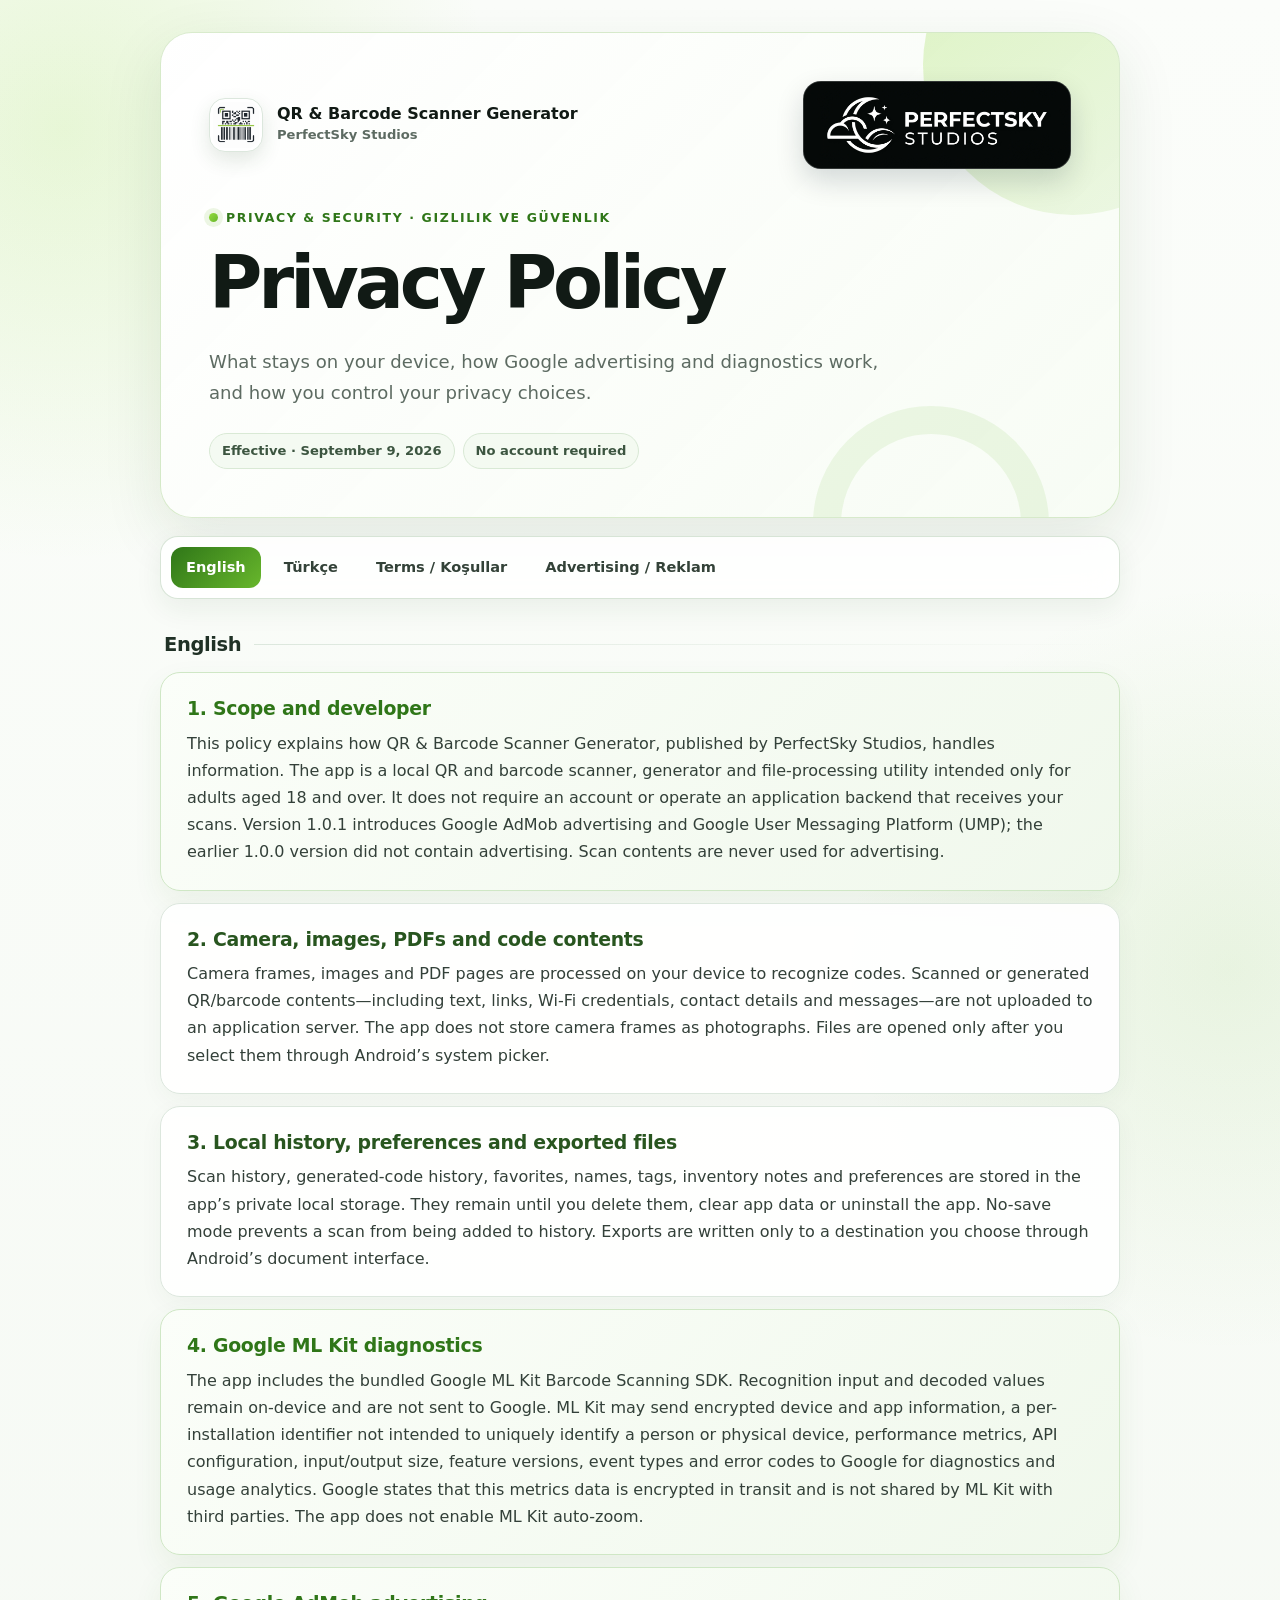
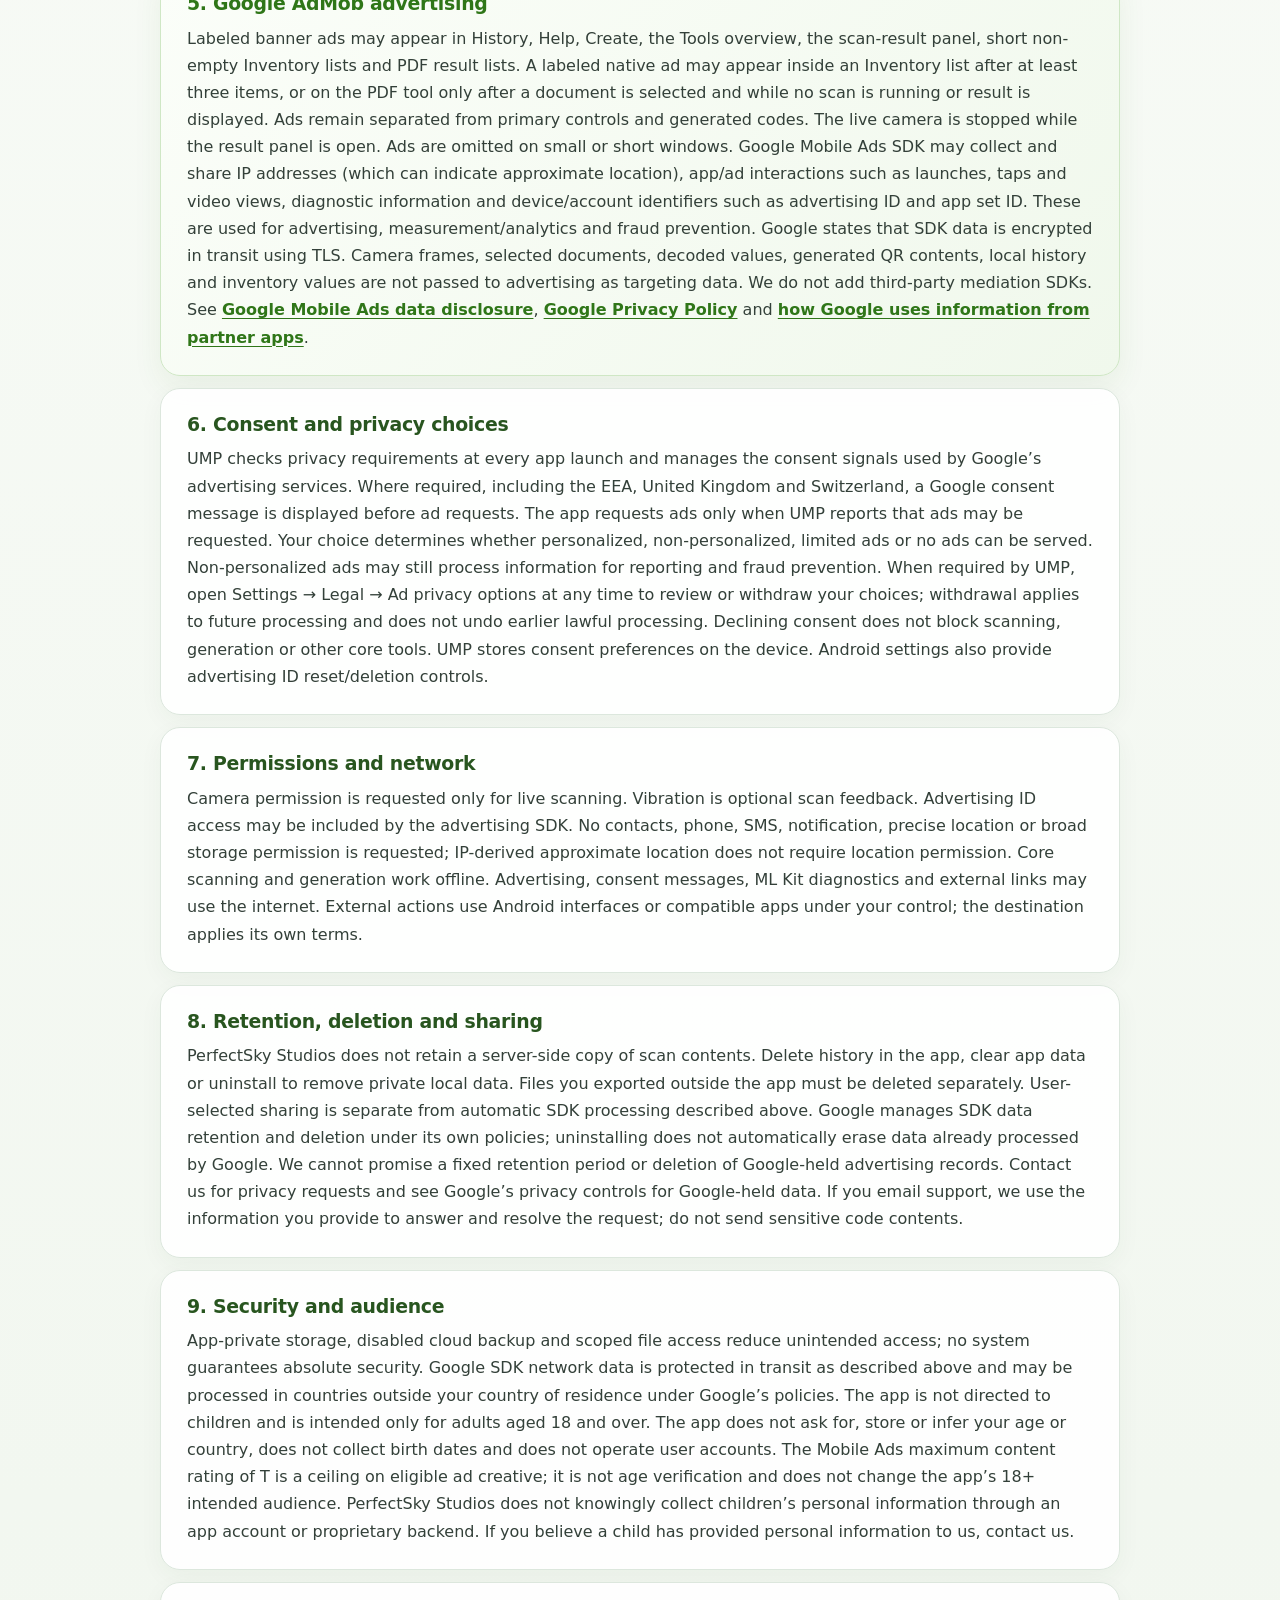
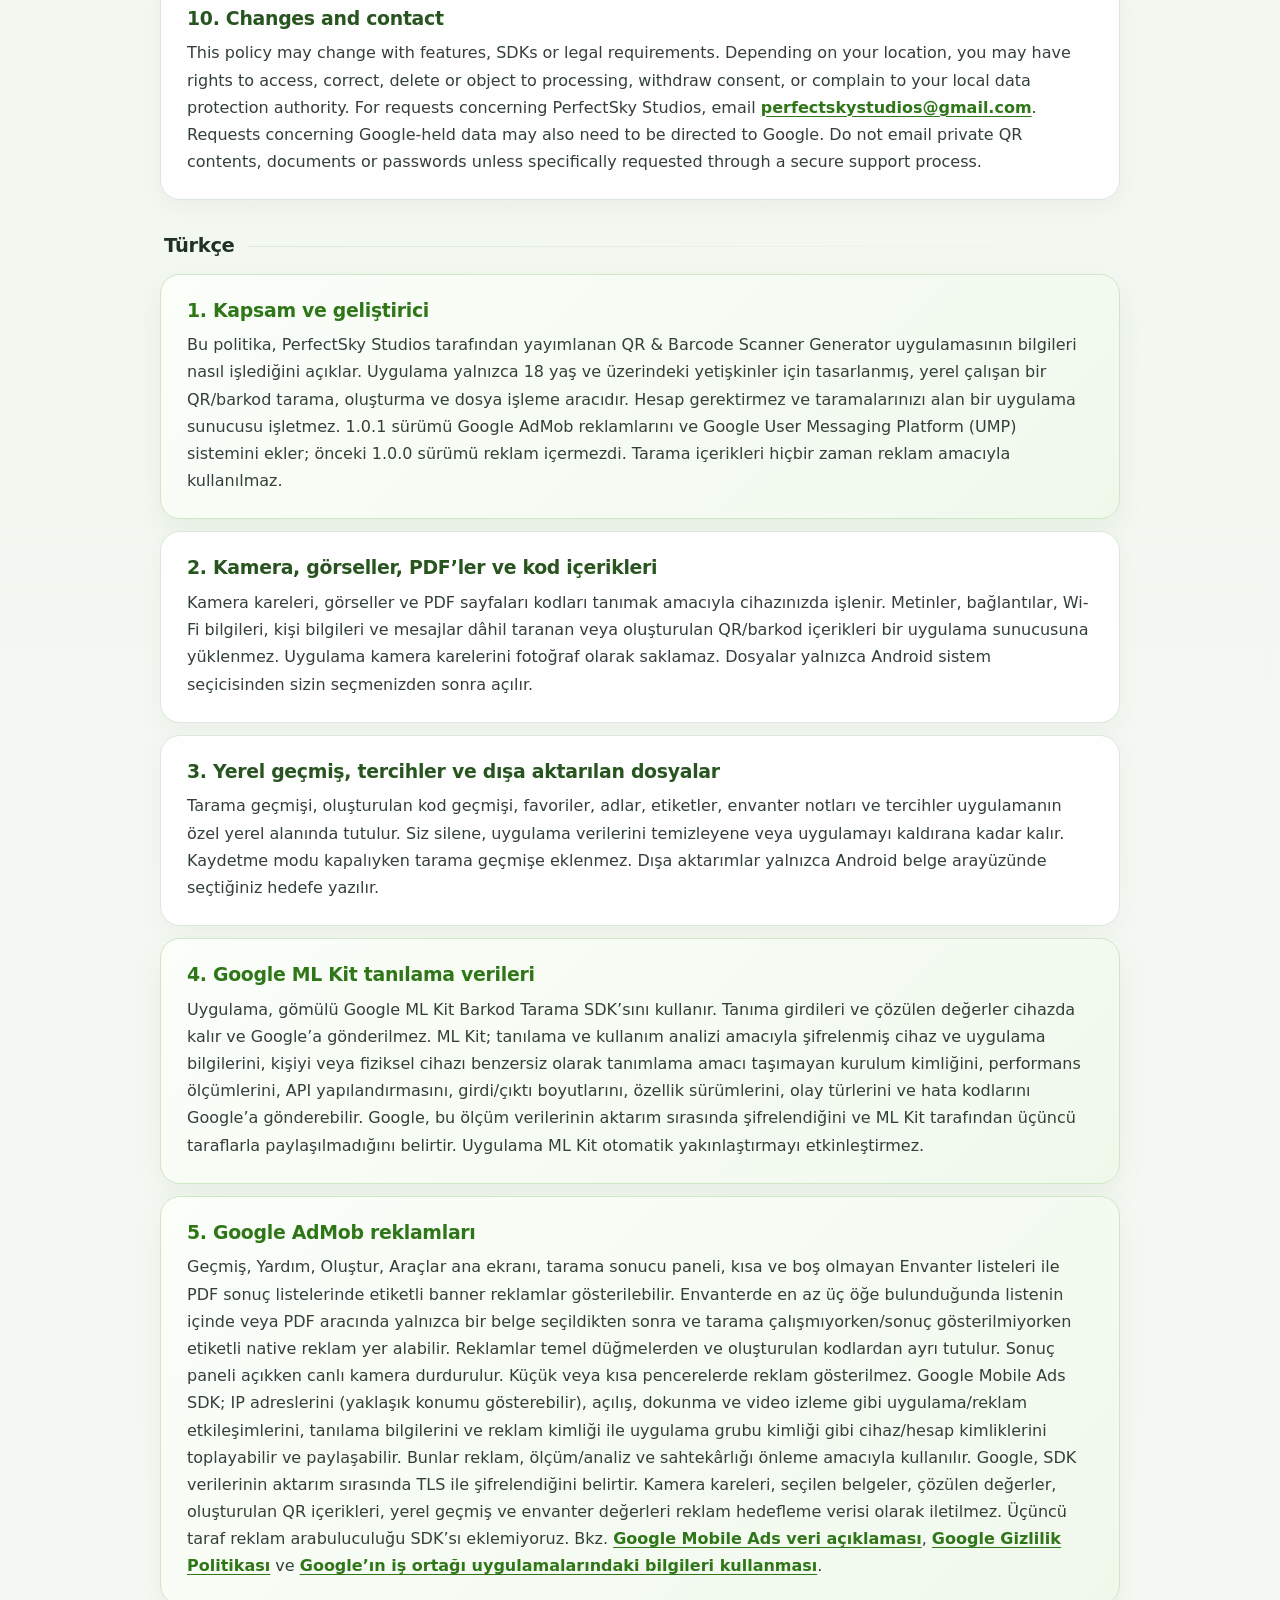
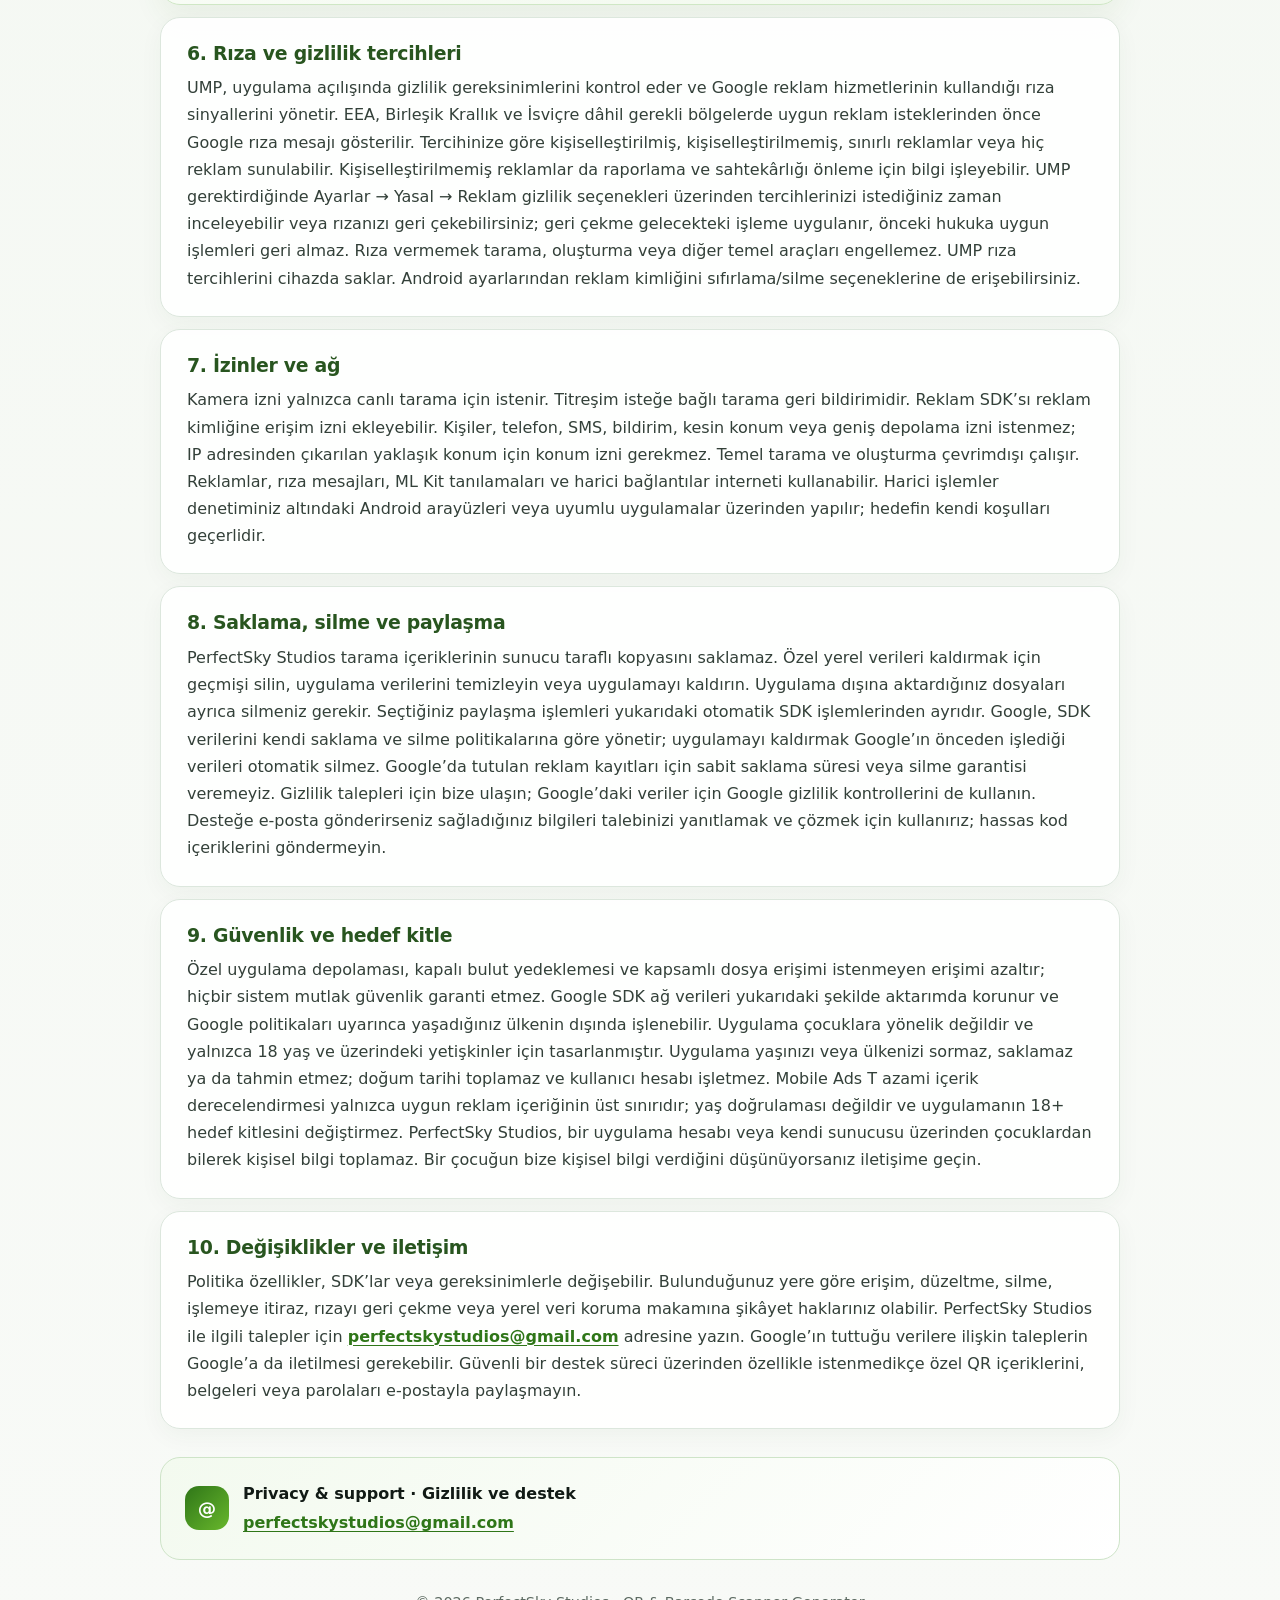
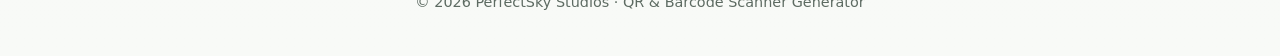
<file: index.html>
<!doctype html>
<html lang="en">
<head>
  <meta charset="utf-8">
  <meta name="viewport" content="width=device-width, initial-scale=1">
  <meta name="description" content="Privacy Policy for QR & Barcode Scanner Generator">
  <title>Privacy Policy · QR & Barcode Scanner Generator</title>
  <link rel="stylesheet" href="styles.css?v=20260914-studio-mark">
</head>
<body>
<main>
  <header class="hero">
    <div class="hero-brands">
      <div class="brand">
        <img src="app_logo.png" alt="QR &amp; Barcode Scanner Generator logo">
        <div><div class="brand-name">QR &amp; Barcode Scanner Generator</div><div class="brand-studio">PerfectSky Studios</div></div>
      </div>
      <div class="studio-mark"><img src="studio_logo.jpg" alt="PerfectSky Studios" width="1024" height="1024" decoding="async"></div>
    </div>
    <p class="eyebrow">Privacy &amp; Security · Gizlilik ve Güvenlik</p>
    <h1>Privacy Policy</h1>
    <p class="lead">What stays on your device, how Google advertising and diagnostics work, and how you control your privacy choices.</p>
    <div class="meta-row">
      <span class="meta-pill">Effective · September 9, 2026</span>
      <span class="meta-pill">No account required</span>
    </div>
  </header>

  <nav class="page-nav" aria-label="Page navigation">
    <a class="primary-link" href="#english">English</a>
    <a href="#turkce">Türkçe</a>
    <a href="terms-of-service.html">Terms / Koşullar</a>
    <a href="advertising-policy.html">Advertising / Reklam</a>
  </nav>

  <div id="english" class="language-block" lang="en">
    <h2 class="language-title">English</h2>
    <section class="notice"><h2>1. Scope and developer</h2><p>This policy explains how QR &amp; Barcode Scanner Generator, published by PerfectSky Studios, handles information. The app is a local QR and barcode scanner, generator and file-processing utility intended only for adults aged 18 and over. It does not require an account or operate an application backend that receives your scans. Version 1.0.1 introduces Google AdMob advertising and Google User Messaging Platform (UMP); the earlier 1.0.0 version did not contain advertising. Scan contents are never used for advertising.</p></section>
    <section><h2>2. Camera, images, PDFs and code contents</h2><p>Camera frames, images and PDF pages are processed on your device to recognize codes. Scanned or generated QR/barcode contents—including text, links, Wi-Fi credentials, contact details and messages—are not uploaded to an application server. The app does not store camera frames as photographs. Files are opened only after you select them through Android’s system picker.</p></section>
    <section><h2>3. Local history, preferences and exported files</h2><p>Scan history, generated-code history, favorites, names, tags, inventory notes and preferences are stored in the app’s private local storage. They remain until you delete them, clear app data or uninstall the app. No-save mode prevents a scan from being added to history. Exports are written only to a destination you choose through Android’s document interface.</p></section>
    <section class="notice"><h2>4. Google ML Kit diagnostics</h2><p>The app includes the bundled Google ML Kit Barcode Scanning SDK. Recognition input and decoded values remain on-device and are not sent to Google. ML Kit may send encrypted device and app information, a per-installation identifier not intended to uniquely identify a person or physical device, performance metrics, API configuration, input/output size, feature versions, event types and error codes to Google for diagnostics and usage analytics. Google states that this metrics data is encrypted in transit and is not shared by ML Kit with third parties. The app does not enable ML Kit auto-zoom.</p></section>
    <section class="notice"><h2>5. Google AdMob advertising</h2><p>Labeled banner ads may appear in History, Help, Create, the Tools overview, the scan-result panel, short non-empty Inventory lists and PDF result lists. A labeled native ad may appear inside an Inventory list after at least three items, or on the PDF tool only after a document is selected and while no scan is running or result is displayed. Ads remain separated from primary controls and generated codes. The live camera is stopped while the result panel is open. Ads are omitted on small or short windows. Google Mobile Ads SDK may collect and share IP addresses (which can indicate approximate location), app/ad interactions such as launches, taps and video views, diagnostic information and device/account identifiers such as advertising ID and app set ID. These are used for advertising, measurement/analytics and fraud prevention. Google states that SDK data is encrypted in transit using TLS. Camera frames, selected documents, decoded values, generated QR contents, local history and inventory values are not passed to advertising as targeting data. We do not add third-party mediation SDKs. See <a href="https://developers.google.com/admob/android/privacy/play-data-disclosure">Google Mobile Ads data disclosure</a>, <a href="https://policies.google.com/privacy">Google Privacy Policy</a> and <a href="https://policies.google.com/technologies/partner-sites">how Google uses information from partner apps</a>.</p></section>
    <section><h2>6. Consent and privacy choices</h2><p>UMP checks privacy requirements at every app launch and manages the consent signals used by Google’s advertising services. Where required, including the EEA, United Kingdom and Switzerland, a Google consent message is displayed before ad requests. The app requests ads only when UMP reports that ads may be requested. Your choice determines whether personalized, non-personalized, limited ads or no ads can be served. Non-personalized ads may still process information for reporting and fraud prevention. When required by UMP, open Settings → Legal → Ad privacy options at any time to review or withdraw your choices; withdrawal applies to future processing and does not undo earlier lawful processing. Declining consent does not block scanning, generation or other core tools. UMP stores consent preferences on the device. Android settings also provide advertising ID reset/deletion controls.</p></section>
    <section><h2>7. Permissions and network</h2><p>Camera permission is requested only for live scanning. Vibration is optional scan feedback. Advertising ID access may be included by the advertising SDK. No contacts, phone, SMS, notification, precise location or broad storage permission is requested; IP-derived approximate location does not require location permission. Core scanning and generation work offline. Advertising, consent messages, ML Kit diagnostics and external links may use the internet. External actions use Android interfaces or compatible apps under your control; the destination applies its own terms.</p></section>
    <section><h2>8. Retention, deletion and sharing</h2><p>PerfectSky Studios does not retain a server-side copy of scan contents. Delete history in the app, clear app data or uninstall to remove private local data. Files you exported outside the app must be deleted separately. User-selected sharing is separate from automatic SDK processing described above. Google manages SDK data retention and deletion under its own policies; uninstalling does not automatically erase data already processed by Google. We cannot promise a fixed retention period or deletion of Google-held advertising records. Contact us for privacy requests and see Google’s privacy controls for Google-held data. If you email support, we use the information you provide to answer and resolve the request; do not send sensitive code contents.</p></section>
    <section><h2>9. Security and audience</h2><p>App-private storage, disabled cloud backup and scoped file access reduce unintended access; no system guarantees absolute security. Google SDK network data is protected in transit as described above and may be processed in countries outside your country of residence under Google’s policies. The app is not directed to children and is intended only for adults aged 18 and over. The app does not ask for, store or infer your age or country, does not collect birth dates and does not operate user accounts. The Mobile Ads maximum content rating of T is a ceiling on eligible ad creative; it is not age verification and does not change the app’s 18+ intended audience. PerfectSky Studios does not knowingly collect children’s personal information through an app account or proprietary backend. If you believe a child has provided personal information to us, contact us.</p></section>
    <section><h2>10. Changes and contact</h2><p>This policy may change with features, SDKs or legal requirements. Depending on your location, you may have rights to access, correct, delete or object to processing, withdraw consent, or complain to your local data protection authority. For requests concerning PerfectSky Studios, email <a href="mailto:perfectskystudios@gmail.com">perfectskystudios@gmail.com</a>. Requests concerning Google-held data may also need to be directed to Google. Do not email private QR contents, documents or passwords unless specifically requested through a secure support process.</p></section>
  </div>

  <div id="turkce" class="language-block" lang="tr">
    <h2 class="language-title">Türkçe</h2>
    <section class="notice"><h2>1. Kapsam ve geliştirici</h2><p>Bu politika, PerfectSky Studios tarafından yayımlanan QR &amp; Barcode Scanner Generator uygulamasının bilgileri nasıl işlediğini açıklar. Uygulama yalnızca 18 yaş ve üzerindeki yetişkinler için tasarlanmış, yerel çalışan bir QR/barkod tarama, oluşturma ve dosya işleme aracıdır. Hesap gerektirmez ve taramalarınızı alan bir uygulama sunucusu işletmez. 1.0.1 sürümü Google AdMob reklamlarını ve Google User Messaging Platform (UMP) sistemini ekler; önceki 1.0.0 sürümü reklam içermezdi. Tarama içerikleri hiçbir zaman reklam amacıyla kullanılmaz.</p></section>
    <section><h2>2. Kamera, görseller, PDF’ler ve kod içerikleri</h2><p>Kamera kareleri, görseller ve PDF sayfaları kodları tanımak amacıyla cihazınızda işlenir. Metinler, bağlantılar, Wi-Fi bilgileri, kişi bilgileri ve mesajlar dâhil taranan veya oluşturulan QR/barkod içerikleri bir uygulama sunucusuna yüklenmez. Uygulama kamera karelerini fotoğraf olarak saklamaz. Dosyalar yalnızca Android sistem seçicisinden sizin seçmenizden sonra açılır.</p></section>
    <section><h2>3. Yerel geçmiş, tercihler ve dışa aktarılan dosyalar</h2><p>Tarama geçmişi, oluşturulan kod geçmişi, favoriler, adlar, etiketler, envanter notları ve tercihler uygulamanın özel yerel alanında tutulur. Siz silene, uygulama verilerini temizleyene veya uygulamayı kaldırana kadar kalır. Kaydetme modu kapalıyken tarama geçmişe eklenmez. Dışa aktarımlar yalnızca Android belge arayüzünde seçtiğiniz hedefe yazılır.</p></section>
    <section class="notice"><h2>4. Google ML Kit tanılama verileri</h2><p>Uygulama, gömülü Google ML Kit Barkod Tarama SDK’sını kullanır. Tanıma girdileri ve çözülen değerler cihazda kalır ve Google’a gönderilmez. ML Kit; tanılama ve kullanım analizi amacıyla şifrelenmiş cihaz ve uygulama bilgilerini, kişiyi veya fiziksel cihazı benzersiz olarak tanımlama amacı taşımayan kurulum kimliğini, performans ölçümlerini, API yapılandırmasını, girdi/çıktı boyutlarını, özellik sürümlerini, olay türlerini ve hata kodlarını Google’a gönderebilir. Google, bu ölçüm verilerinin aktarım sırasında şifrelendiğini ve ML Kit tarafından üçüncü taraflarla paylaşılmadığını belirtir. Uygulama ML Kit otomatik yakınlaştırmayı etkinleştirmez.</p></section>
    <section class="notice"><h2>5. Google AdMob reklamları</h2><p>Geçmiş, Yardım, Oluştur, Araçlar ana ekranı, tarama sonucu paneli, kısa ve boş olmayan Envanter listeleri ile PDF sonuç listelerinde etiketli banner reklamlar gösterilebilir. Envanterde en az üç öğe bulunduğunda listenin içinde veya PDF aracında yalnızca bir belge seçildikten sonra ve tarama çalışmıyorken/sonuç gösterilmiyorken etiketli native reklam yer alabilir. Reklamlar temel düğmelerden ve oluşturulan kodlardan ayrı tutulur. Sonuç paneli açıkken canlı kamera durdurulur. Küçük veya kısa pencerelerde reklam gösterilmez. Google Mobile Ads SDK; IP adreslerini (yaklaşık konumu gösterebilir), açılış, dokunma ve video izleme gibi uygulama/reklam etkileşimlerini, tanılama bilgilerini ve reklam kimliği ile uygulama grubu kimliği gibi cihaz/hesap kimliklerini toplayabilir ve paylaşabilir. Bunlar reklam, ölçüm/analiz ve sahtekârlığı önleme amacıyla kullanılır. Google, SDK verilerinin aktarım sırasında TLS ile şifrelendiğini belirtir. Kamera kareleri, seçilen belgeler, çözülen değerler, oluşturulan QR içerikleri, yerel geçmiş ve envanter değerleri reklam hedefleme verisi olarak iletilmez. Üçüncü taraf reklam arabuluculuğu SDK’sı eklemiyoruz. Bkz. <a href="https://developers.google.com/admob/android/privacy/play-data-disclosure">Google Mobile Ads veri açıklaması</a>, <a href="https://policies.google.com/privacy?hl=tr">Google Gizlilik Politikası</a> ve <a href="https://policies.google.com/technologies/partner-sites?hl=tr">Google’ın iş ortağı uygulamalarındaki bilgileri kullanması</a>.</p></section>
    <section><h2>6. Rıza ve gizlilik tercihleri</h2><p>UMP, uygulama açılışında gizlilik gereksinimlerini kontrol eder ve Google reklam hizmetlerinin kullandığı rıza sinyallerini yönetir. EEA, Birleşik Krallık ve İsviçre dâhil gerekli bölgelerde uygun reklam isteklerinden önce Google rıza mesajı gösterilir. Tercihinize göre kişiselleştirilmiş, kişiselleştirilmemiş, sınırlı reklamlar veya hiç reklam sunulabilir. Kişiselleştirilmemiş reklamlar da raporlama ve sahtekârlığı önleme için bilgi işleyebilir. UMP gerektirdiğinde Ayarlar → Yasal → Reklam gizlilik seçenekleri üzerinden tercihlerinizi istediğiniz zaman inceleyebilir veya rızanızı geri çekebilirsiniz; geri çekme gelecekteki işleme uygulanır, önceki hukuka uygun işlemleri geri almaz. Rıza vermemek tarama, oluşturma veya diğer temel araçları engellemez. UMP rıza tercihlerini cihazda saklar. Android ayarlarından reklam kimliğini sıfırlama/silme seçeneklerine de erişebilirsiniz.</p></section>
    <section><h2>7. İzinler ve ağ</h2><p>Kamera izni yalnızca canlı tarama için istenir. Titreşim isteğe bağlı tarama geri bildirimidir. Reklam SDK’sı reklam kimliğine erişim izni ekleyebilir. Kişiler, telefon, SMS, bildirim, kesin konum veya geniş depolama izni istenmez; IP adresinden çıkarılan yaklaşık konum için konum izni gerekmez. Temel tarama ve oluşturma çevrimdışı çalışır. Reklamlar, rıza mesajları, ML Kit tanılamaları ve harici bağlantılar interneti kullanabilir. Harici işlemler denetiminiz altındaki Android arayüzleri veya uyumlu uygulamalar üzerinden yapılır; hedefin kendi koşulları geçerlidir.</p></section>
    <section><h2>8. Saklama, silme ve paylaşma</h2><p>PerfectSky Studios tarama içeriklerinin sunucu taraflı kopyasını saklamaz. Özel yerel verileri kaldırmak için geçmişi silin, uygulama verilerini temizleyin veya uygulamayı kaldırın. Uygulama dışına aktardığınız dosyaları ayrıca silmeniz gerekir. Seçtiğiniz paylaşma işlemleri yukarıdaki otomatik SDK işlemlerinden ayrıdır. Google, SDK verilerini kendi saklama ve silme politikalarına göre yönetir; uygulamayı kaldırmak Google’ın önceden işlediği verileri otomatik silmez. Google’da tutulan reklam kayıtları için sabit saklama süresi veya silme garantisi veremeyiz. Gizlilik talepleri için bize ulaşın; Google’daki veriler için Google gizlilik kontrollerini de kullanın. Desteğe e-posta gönderirseniz sağladığınız bilgileri talebinizi yanıtlamak ve çözmek için kullanırız; hassas kod içeriklerini göndermeyin.</p></section>
    <section><h2>9. Güvenlik ve hedef kitle</h2><p>Özel uygulama depolaması, kapalı bulut yedeklemesi ve kapsamlı dosya erişimi istenmeyen erişimi azaltır; hiçbir sistem mutlak güvenlik garanti etmez. Google SDK ağ verileri yukarıdaki şekilde aktarımda korunur ve Google politikaları uyarınca yaşadığınız ülkenin dışında işlenebilir. Uygulama çocuklara yönelik değildir ve yalnızca 18 yaş ve üzerindeki yetişkinler için tasarlanmıştır. Uygulama yaşınızı veya ülkenizi sormaz, saklamaz ya da tahmin etmez; doğum tarihi toplamaz ve kullanıcı hesabı işletmez. Mobile Ads T azami içerik derecelendirmesi yalnızca uygun reklam içeriğinin üst sınırıdır; yaş doğrulaması değildir ve uygulamanın 18+ hedef kitlesini değiştirmez. PerfectSky Studios, bir uygulama hesabı veya kendi sunucusu üzerinden çocuklardan bilerek kişisel bilgi toplamaz. Bir çocuğun bize kişisel bilgi verdiğini düşünüyorsanız iletişime geçin.</p></section>
    <section><h2>10. Değişiklikler ve iletişim</h2><p>Politika özellikler, SDK’lar veya gereksinimlerle değişebilir. Bulunduğunuz yere göre erişim, düzeltme, silme, işlemeye itiraz, rızayı geri çekme veya yerel veri koruma makamına şikâyet haklarınız olabilir. PerfectSky Studios ile ilgili talepler için <a href="mailto:perfectskystudios@gmail.com">perfectskystudios@gmail.com</a> adresine yazın. Google’ın tuttuğu verilere ilişkin taleplerin Google’a da iletilmesi gerekebilir. Güvenli bir destek süreci üzerinden özellikle istenmedikçe özel QR içeriklerini, belgeleri veya parolaları e-postayla paylaşmayın.</p></section>
  </div>

  <aside class="contact-card" aria-label="Contact">
    <div class="contact-icon" aria-hidden="true">@</div>
    <div><strong>Privacy &amp; support · Gizlilik ve destek</strong><a href="mailto:perfectskystudios@gmail.com">perfectskystudios@gmail.com</a></div>
  </aside>
  <footer>© 2026 PerfectSky Studios · QR &amp; Barcode Scanner Generator</footer>
</main>
</body>
</html>
</file>
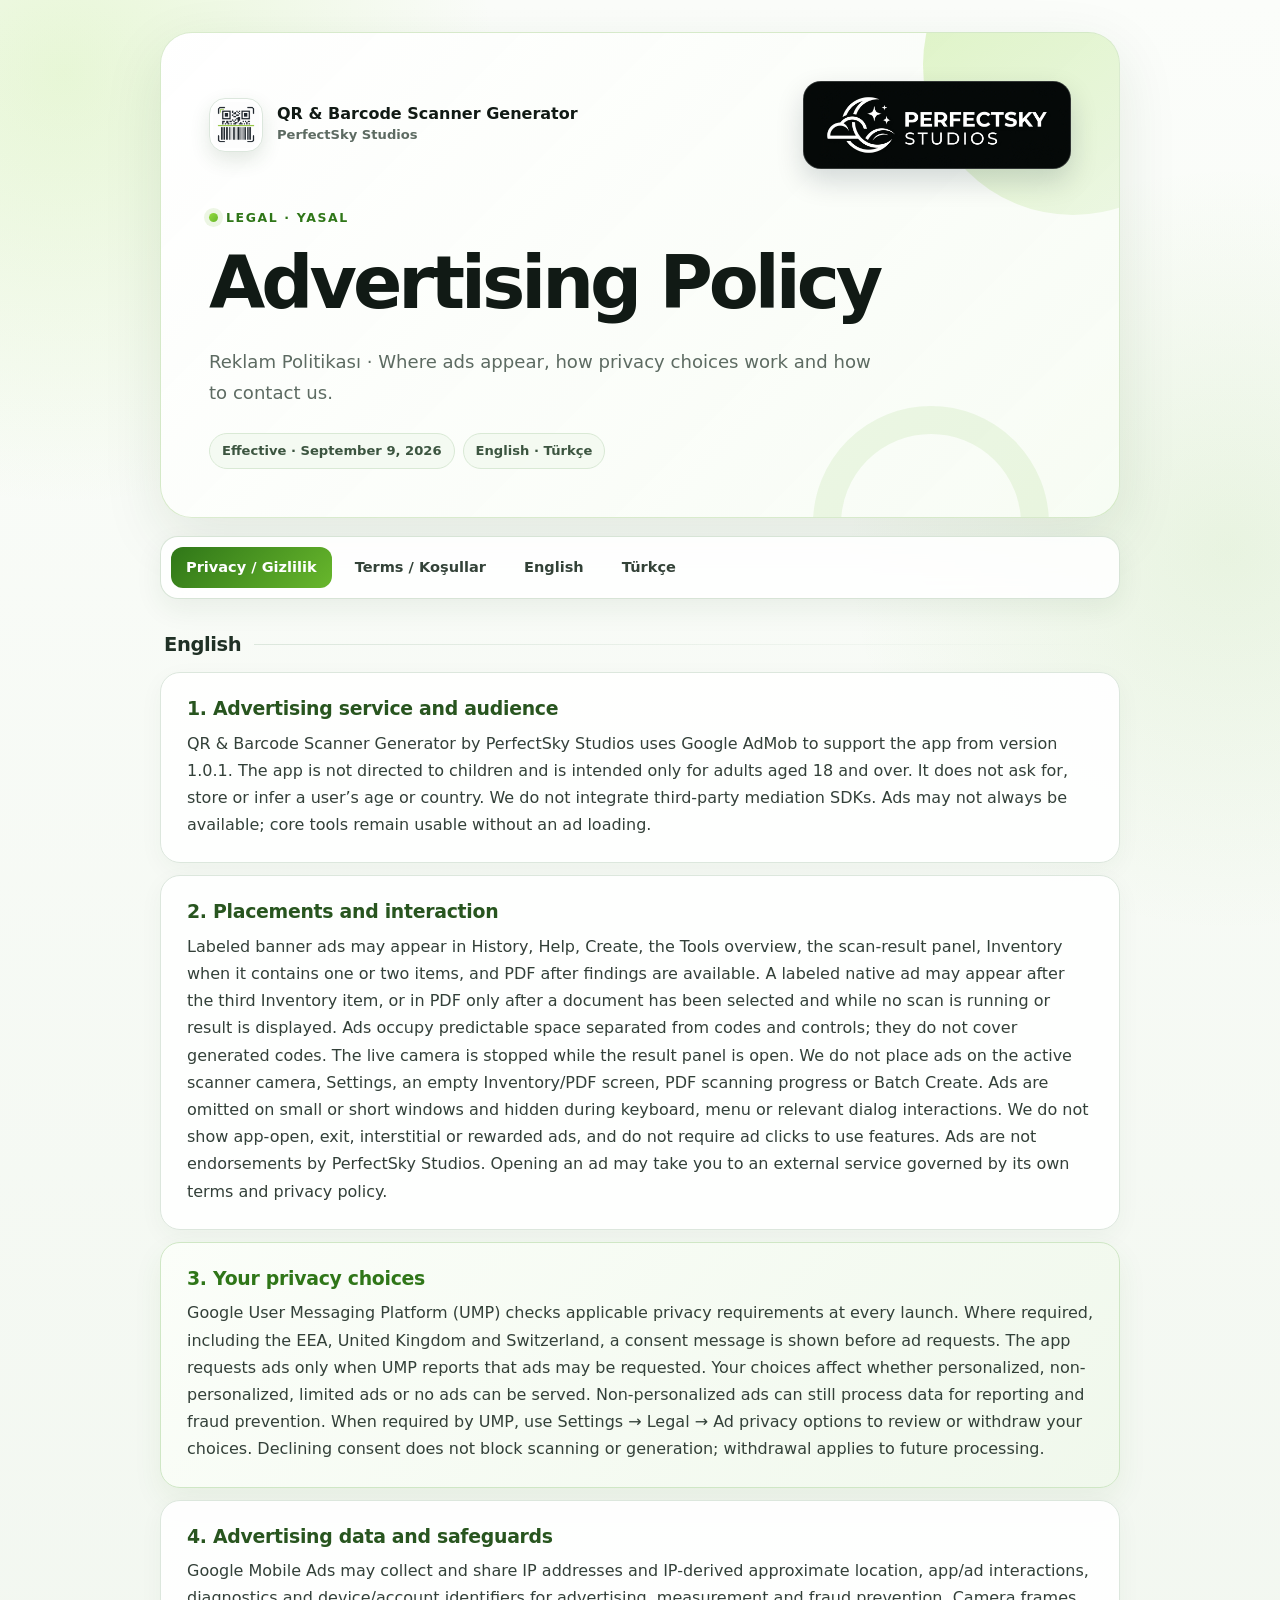
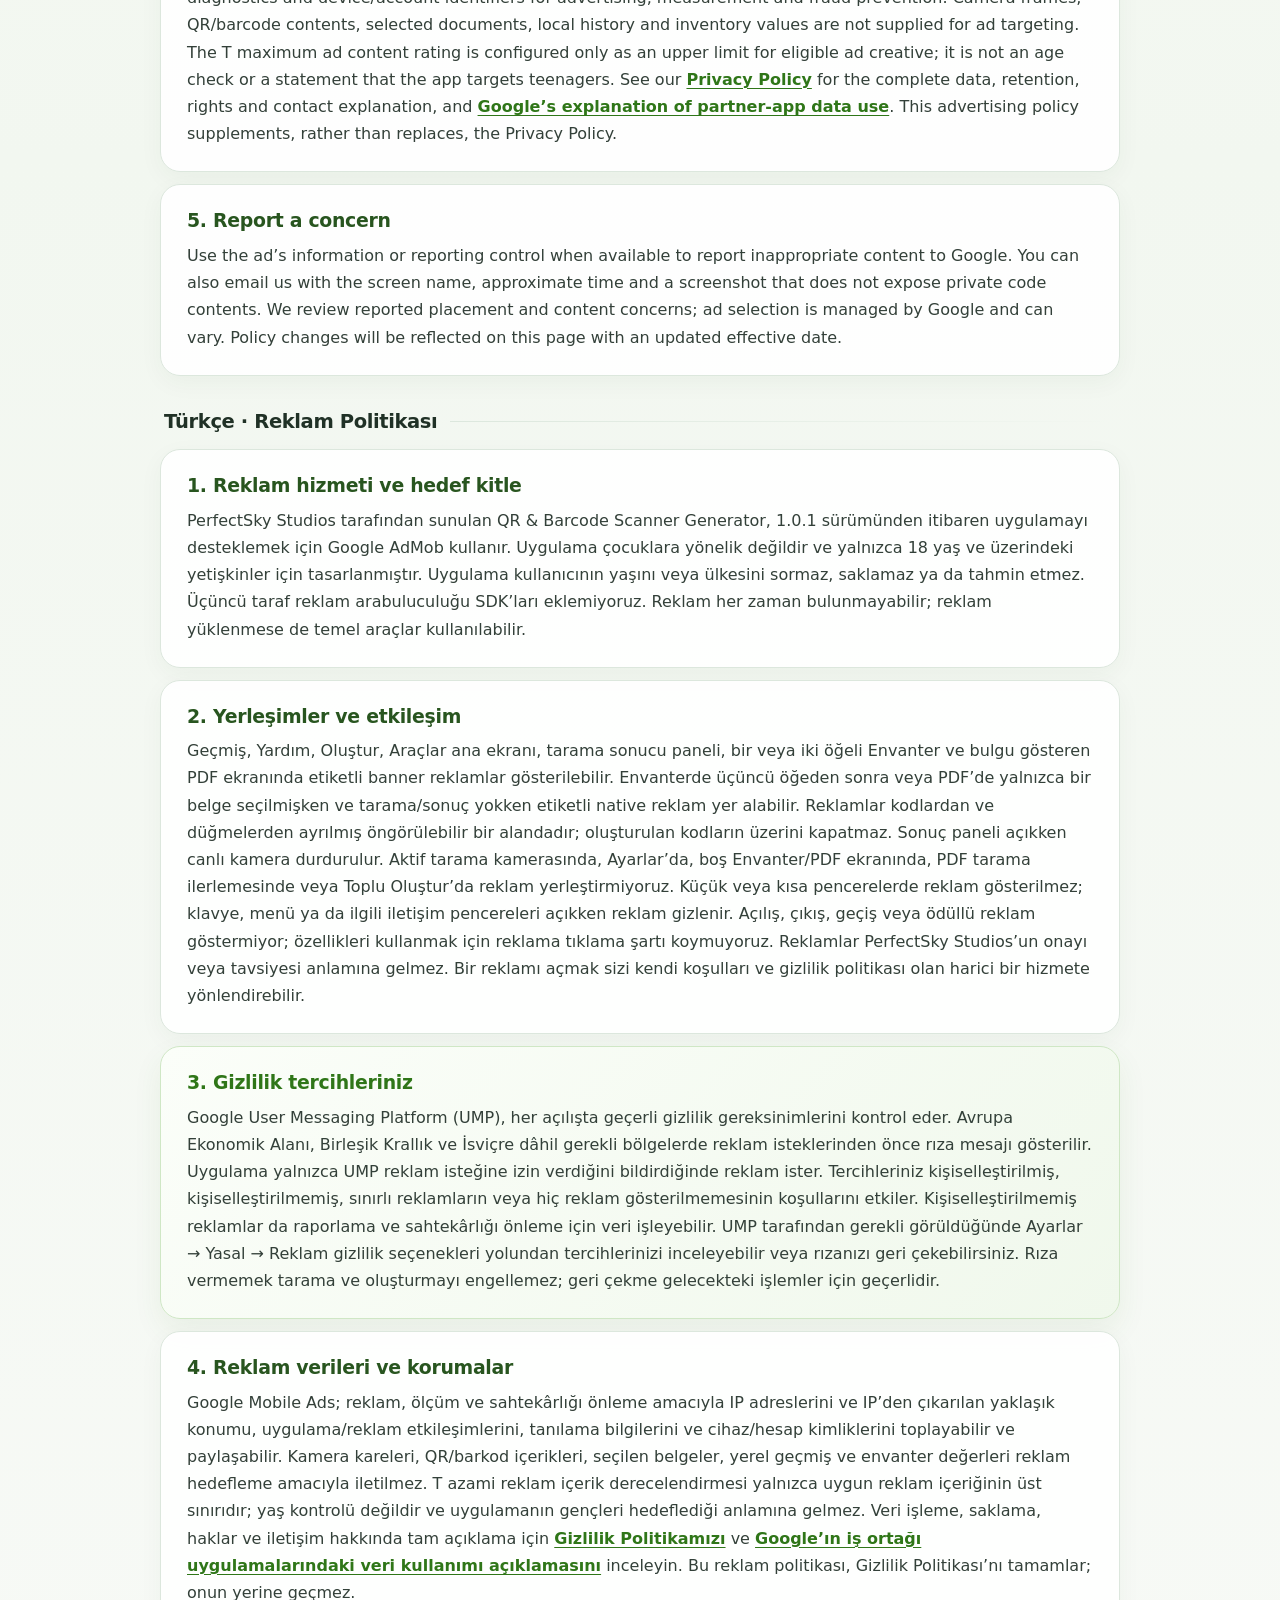
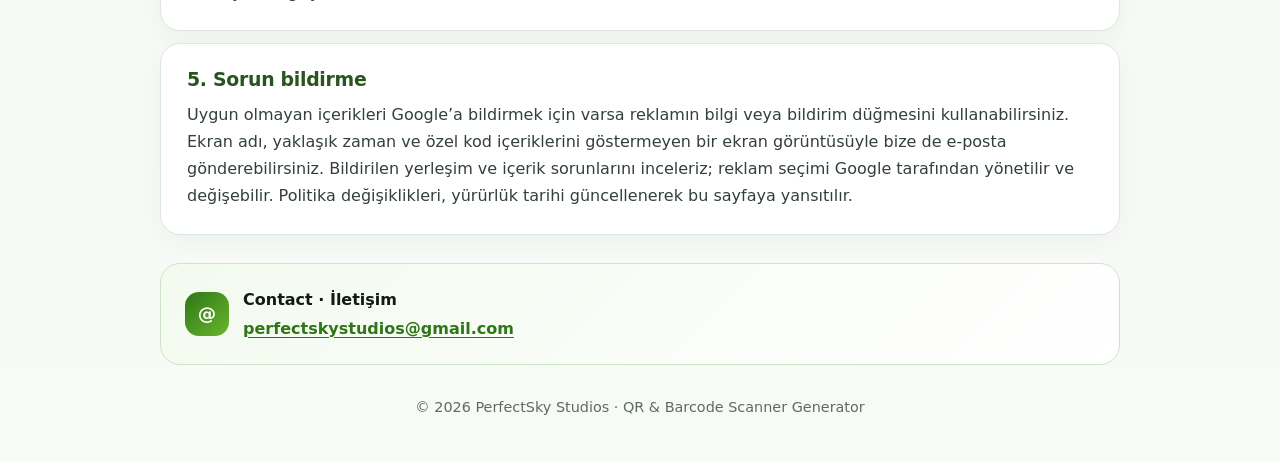
<file: advertising-policy.html>
<!doctype html>
<html lang="en">
<head>
  <meta charset="utf-8">
  <meta name="viewport" content="width=device-width, initial-scale=1">
  <meta name="description" content="Advertising placements, privacy choices and support for QR &amp; Barcode Scanner Generator by PerfectSky Studios.">
  <title>Advertising Policy · QR &amp; Barcode Scanner Generator</title>
  <link rel="stylesheet" href="styles.css?v=20260914-studio-mark">
</head>
<body>
<main>
  <header class="hero">
    <div class="hero-brands">
      <div class="brand"><img src="app_logo.png" alt="QR &amp; Barcode Scanner Generator logo"><div><div class="brand-name">QR &amp; Barcode Scanner Generator</div><div class="brand-studio">PerfectSky Studios</div></div></div>
      <div class="studio-mark"><img src="studio_logo.jpg" alt="PerfectSky Studios" width="1024" height="1024" decoding="async"></div>
    </div>
    <p class="eyebrow">Legal · Yasal</p>
    <h1>Advertising Policy</h1>
    <p class="lead">Reklam Politikası · Where ads appear, how privacy choices work and how to contact us.</p>
    <div class="meta-row"><span class="meta-pill">Effective · September 9, 2026</span><span class="meta-pill">English · Türkçe</span></div>
  </header>
  <nav class="page-nav" aria-label="Page navigation"><a class="primary-link" href="index.html">Privacy / Gizlilik</a><a href="terms-of-service.html">Terms / Koşullar</a><a href="#english">English</a><a href="#turkce">Türkçe</a></nav>
  <div id="english" class="language-block" lang="en">
    <h2 class="language-title">English</h2>
    <section><h2>1. Advertising service and audience</h2><p>QR &amp; Barcode Scanner Generator by PerfectSky Studios uses Google AdMob to support the app from version 1.0.1. The app is not directed to children and is intended only for adults aged 18 and over. It does not ask for, store or infer a user’s age or country. We do not integrate third-party mediation SDKs. Ads may not always be available; core tools remain usable without an ad loading.</p></section>
    <section><h2>2. Placements and interaction</h2><p>Labeled banner ads may appear in History, Help, Create, the Tools overview, the scan-result panel, Inventory when it contains one or two items, and PDF after findings are available. A labeled native ad may appear after the third Inventory item, or in PDF only after a document has been selected and while no scan is running or result is displayed. Ads occupy predictable space separated from codes and controls; they do not cover generated codes. The live camera is stopped while the result panel is open. We do not place ads on the active scanner camera, Settings, an empty Inventory/PDF screen, PDF scanning progress or Batch Create. Ads are omitted on small or short windows and hidden during keyboard, menu or relevant dialog interactions. We do not show app-open, exit, interstitial or rewarded ads, and do not require ad clicks to use features. Ads are not endorsements by PerfectSky Studios. Opening an ad may take you to an external service governed by its own terms and privacy policy.</p></section>
    <section class="notice"><h2>3. Your privacy choices</h2><p>Google User Messaging Platform (UMP) checks applicable privacy requirements at every launch. Where required, including the EEA, United Kingdom and Switzerland, a consent message is shown before ad requests. The app requests ads only when UMP reports that ads may be requested. Your choices affect whether personalized, non-personalized, limited ads or no ads can be served. Non-personalized ads can still process data for reporting and fraud prevention. When required by UMP, use Settings → Legal → Ad privacy options to review or withdraw your choices. Declining consent does not block scanning or generation; withdrawal applies to future processing.</p></section>
    <section><h2>4. Advertising data and safeguards</h2><p>Google Mobile Ads may collect and share IP addresses and IP-derived approximate location, app/ad interactions, diagnostics and device/account identifiers for advertising, measurement and fraud prevention. Camera frames, QR/barcode contents, selected documents, local history and inventory values are not supplied for ad targeting. The T maximum ad content rating is configured only as an upper limit for eligible ad creative; it is not an age check or a statement that the app targets teenagers. See our <a href="index.html">Privacy Policy</a> for the complete data, retention, rights and contact explanation, and <a href="https://policies.google.com/technologies/partner-sites">Google’s explanation of partner-app data use</a>. This advertising policy supplements, rather than replaces, the Privacy Policy.</p></section>
    <section><h2>5. Report a concern</h2><p>Use the ad’s information or reporting control when available to report inappropriate content to Google. You can also email us with the screen name, approximate time and a screenshot that does not expose private code contents. We review reported placement and content concerns; ad selection is managed by Google and can vary. Policy changes will be reflected on this page with an updated effective date.</p></section>
  </div>
  <div id="turkce" class="language-block" lang="tr">
    <h2 class="language-title">Türkçe · Reklam Politikası</h2>
    <section><h2>1. Reklam hizmeti ve hedef kitle</h2><p>PerfectSky Studios tarafından sunulan QR &amp; Barcode Scanner Generator, 1.0.1 sürümünden itibaren uygulamayı desteklemek için Google AdMob kullanır. Uygulama çocuklara yönelik değildir ve yalnızca 18 yaş ve üzerindeki yetişkinler için tasarlanmıştır. Uygulama kullanıcının yaşını veya ülkesini sormaz, saklamaz ya da tahmin etmez. Üçüncü taraf reklam arabuluculuğu SDK’ları eklemiyoruz. Reklam her zaman bulunmayabilir; reklam yüklenmese de temel araçlar kullanılabilir.</p></section>
    <section><h2>2. Yerleşimler ve etkileşim</h2><p>Geçmiş, Yardım, Oluştur, Araçlar ana ekranı, tarama sonucu paneli, bir veya iki öğeli Envanter ve bulgu gösteren PDF ekranında etiketli banner reklamlar gösterilebilir. Envanterde üçüncü öğeden sonra veya PDF’de yalnızca bir belge seçilmişken ve tarama/sonuç yokken etiketli native reklam yer alabilir. Reklamlar kodlardan ve düğmelerden ayrılmış öngörülebilir bir alandadır; oluşturulan kodların üzerini kapatmaz. Sonuç paneli açıkken canlı kamera durdurulur. Aktif tarama kamerasında, Ayarlar’da, boş Envanter/PDF ekranında, PDF tarama ilerlemesinde veya Toplu Oluştur’da reklam yerleştirmiyoruz. Küçük veya kısa pencerelerde reklam gösterilmez; klavye, menü ya da ilgili iletişim pencereleri açıkken reklam gizlenir. Açılış, çıkış, geçiş veya ödüllü reklam göstermiyor; özellikleri kullanmak için reklama tıklama şartı koymuyoruz. Reklamlar PerfectSky Studios’un onayı veya tavsiyesi anlamına gelmez. Bir reklamı açmak sizi kendi koşulları ve gizlilik politikası olan harici bir hizmete yönlendirebilir.</p></section>
    <section class="notice"><h2>3. Gizlilik tercihleriniz</h2><p>Google User Messaging Platform (UMP), her açılışta geçerli gizlilik gereksinimlerini kontrol eder. Avrupa Ekonomik Alanı, Birleşik Krallık ve İsviçre dâhil gerekli bölgelerde reklam isteklerinden önce rıza mesajı gösterilir. Uygulama yalnızca UMP reklam isteğine izin verdiğini bildirdiğinde reklam ister. Tercihleriniz kişiselleştirilmiş, kişiselleştirilmemiş, sınırlı reklamların veya hiç reklam gösterilmemesinin koşullarını etkiler. Kişiselleştirilmemiş reklamlar da raporlama ve sahtekârlığı önleme için veri işleyebilir. UMP tarafından gerekli görüldüğünde Ayarlar → Yasal → Reklam gizlilik seçenekleri yolundan tercihlerinizi inceleyebilir veya rızanızı geri çekebilirsiniz. Rıza vermemek tarama ve oluşturmayı engellemez; geri çekme gelecekteki işlemler için geçerlidir.</p></section>
    <section><h2>4. Reklam verileri ve korumalar</h2><p>Google Mobile Ads; reklam, ölçüm ve sahtekârlığı önleme amacıyla IP adreslerini ve IP’den çıkarılan yaklaşık konumu, uygulama/reklam etkileşimlerini, tanılama bilgilerini ve cihaz/hesap kimliklerini toplayabilir ve paylaşabilir. Kamera kareleri, QR/barkod içerikleri, seçilen belgeler, yerel geçmiş ve envanter değerleri reklam hedefleme amacıyla iletilmez. T azami reklam içerik derecelendirmesi yalnızca uygun reklam içeriğinin üst sınırıdır; yaş kontrolü değildir ve uygulamanın gençleri hedeflediği anlamına gelmez. Veri işleme, saklama, haklar ve iletişim hakkında tam açıklama için <a href="index.html#turkce">Gizlilik Politikamızı</a> ve <a href="https://policies.google.com/technologies/partner-sites?hl=tr">Google’ın iş ortağı uygulamalarındaki veri kullanımı açıklamasını</a> inceleyin. Bu reklam politikası, Gizlilik Politikası’nı tamamlar; onun yerine geçmez.</p></section>
    <section><h2>5. Sorun bildirme</h2><p>Uygun olmayan içerikleri Google’a bildirmek için varsa reklamın bilgi veya bildirim düğmesini kullanabilirsiniz. Ekran adı, yaklaşık zaman ve özel kod içeriklerini göstermeyen bir ekran görüntüsüyle bize de e-posta gönderebilirsiniz. Bildirilen yerleşim ve içerik sorunlarını inceleriz; reklam seçimi Google tarafından yönetilir ve değişebilir. Politika değişiklikleri, yürürlük tarihi güncellenerek bu sayfaya yansıtılır.</p></section>
  </div>
  <aside class="contact-card" aria-label="Contact"><div class="contact-icon" aria-hidden="true">@</div><div><strong>Contact · İletişim</strong><a href="mailto:perfectskystudios@gmail.com">perfectskystudios@gmail.com</a></div></aside>
  <footer>© 2026 PerfectSky Studios · QR &amp; Barcode Scanner Generator</footer>
</main>
</body>
</html>
</file>
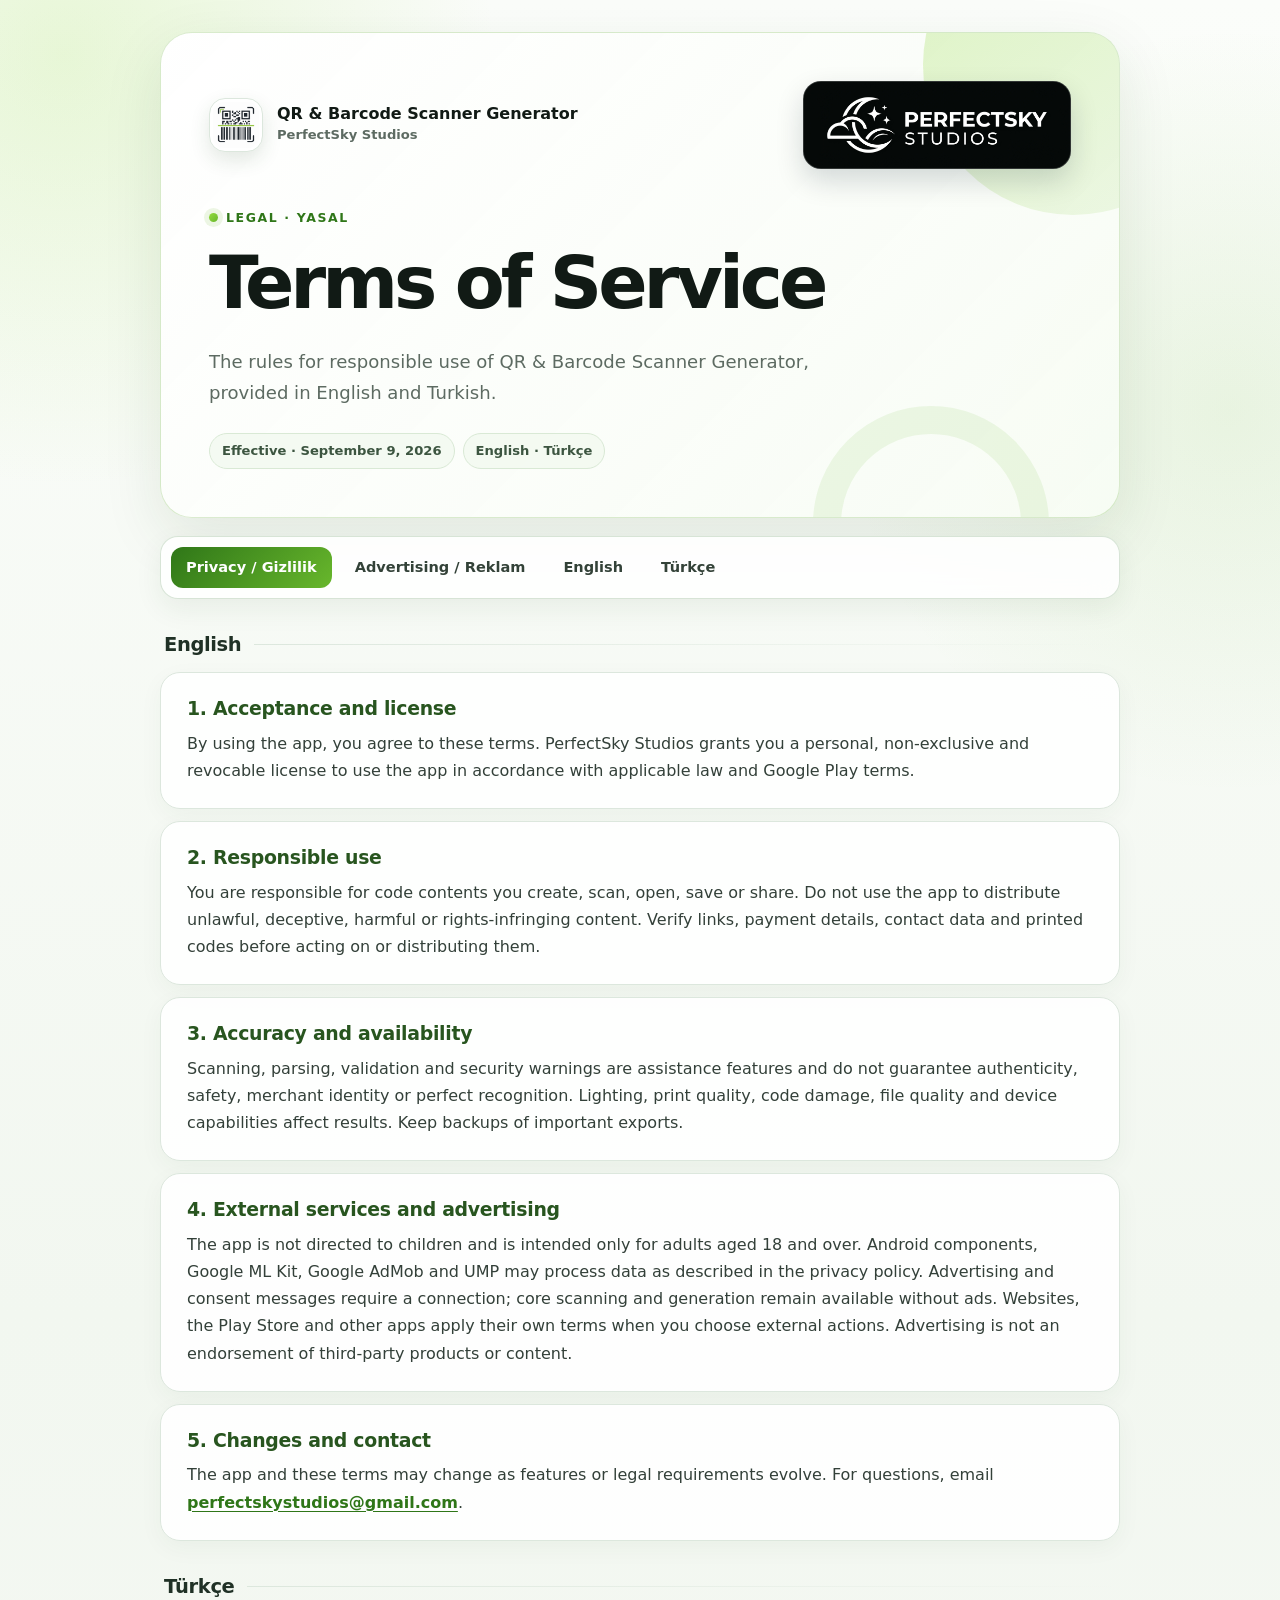
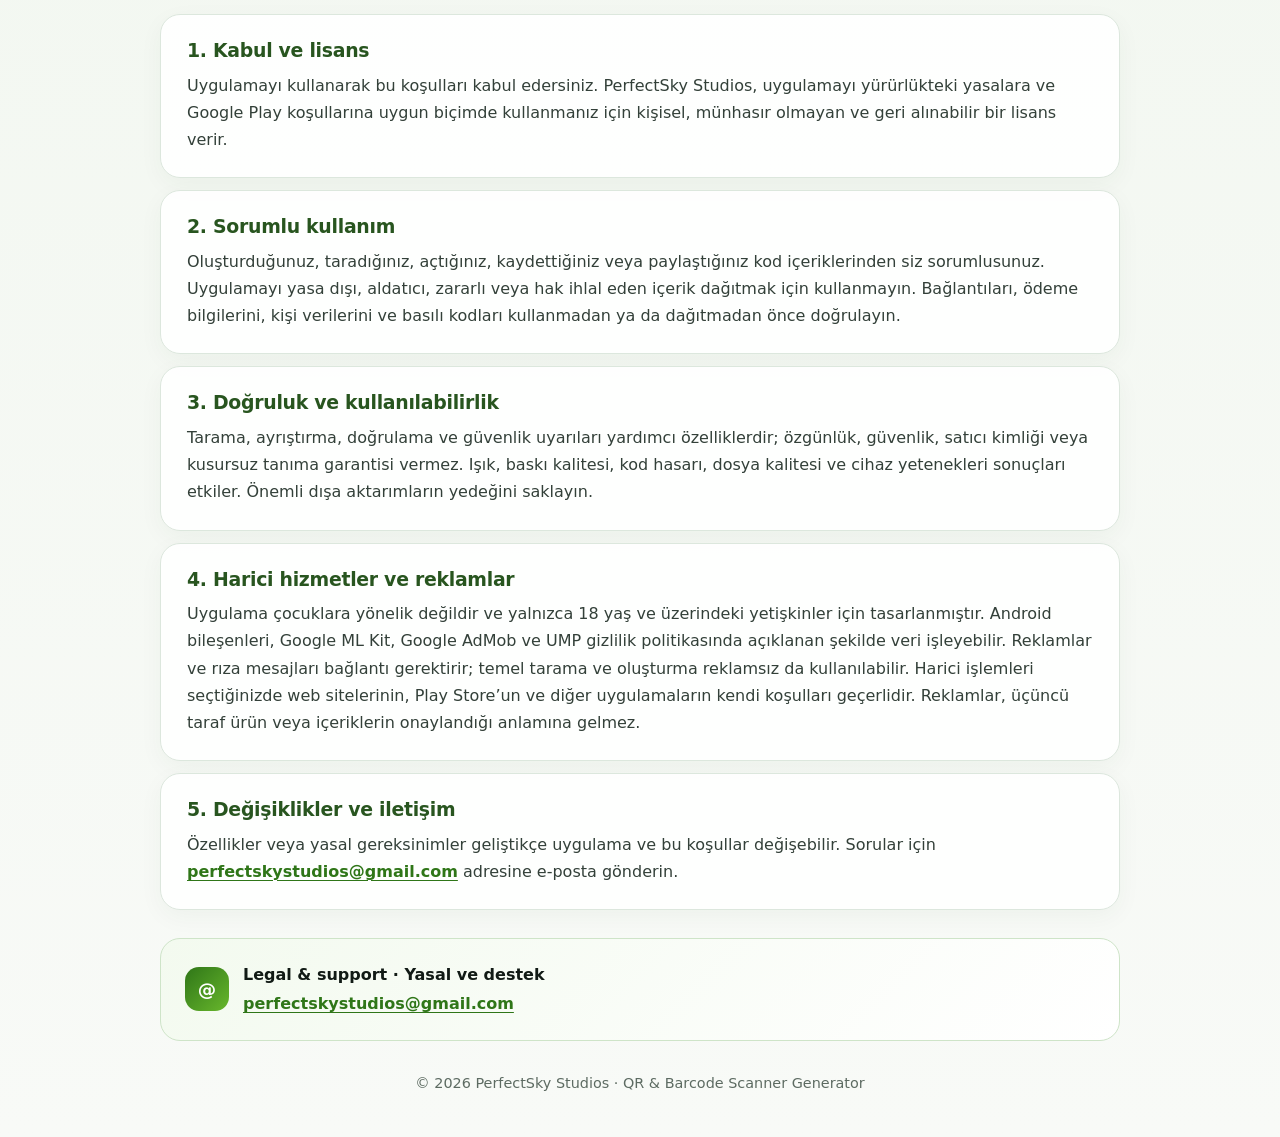
<file: terms-of-service.html>
<!doctype html>
<html lang="en">
<head>
  <meta charset="utf-8">
  <meta name="viewport" content="width=device-width, initial-scale=1">
  <title>Terms of Service · QR & Barcode Scanner Generator</title>
  <link rel="stylesheet" href="styles.css?v=20260914-studio-mark">
</head>
<body>
<main>
  <header class="hero">
    <div class="hero-brands">
      <div class="brand"><img src="app_logo.png" alt="QR &amp; Barcode Scanner Generator logo"><div><div class="brand-name">QR &amp; Barcode Scanner Generator</div><div class="brand-studio">PerfectSky Studios</div></div></div>
      <div class="studio-mark"><img src="studio_logo.jpg" alt="PerfectSky Studios" width="1024" height="1024" decoding="async"></div>
    </div>
    <p class="eyebrow">Legal · Yasal</p>
    <h1>Terms of Service</h1>
    <p class="lead">The rules for responsible use of QR &amp; Barcode Scanner Generator, provided in English and Turkish.</p>
    <div class="meta-row"><span class="meta-pill">Effective · September 9, 2026</span><span class="meta-pill">English · Türkçe</span></div>
  </header>
  <nav class="page-nav"><a class="primary-link" href="index.html">Privacy / Gizlilik</a><a href="advertising-policy.html">Advertising / Reklam</a><a href="#english">English</a><a href="#turkce">Türkçe</a></nav>
  <div id="english" class="language-block" lang="en">
    <h2 class="language-title">English</h2>
    <section><h2>1. Acceptance and license</h2><p>By using the app, you agree to these terms. PerfectSky Studios grants you a personal, non-exclusive and revocable license to use the app in accordance with applicable law and Google Play terms.</p></section>
    <section><h2>2. Responsible use</h2><p>You are responsible for code contents you create, scan, open, save or share. Do not use the app to distribute unlawful, deceptive, harmful or rights-infringing content. Verify links, payment details, contact data and printed codes before acting on or distributing them.</p></section>
    <section><h2>3. Accuracy and availability</h2><p>Scanning, parsing, validation and security warnings are assistance features and do not guarantee authenticity, safety, merchant identity or perfect recognition. Lighting, print quality, code damage, file quality and device capabilities affect results. Keep backups of important exports.</p></section>
    <section><h2>4. External services and advertising</h2><p>The app is not directed to children and is intended only for adults aged 18 and over. Android components, Google ML Kit, Google AdMob and UMP may process data as described in the privacy policy. Advertising and consent messages require a connection; core scanning and generation remain available without ads. Websites, the Play Store and other apps apply their own terms when you choose external actions. Advertising is not an endorsement of third-party products or content.</p></section>
    <section><h2>5. Changes and contact</h2><p>The app and these terms may change as features or legal requirements evolve. For questions, email <a href="mailto:perfectskystudios@gmail.com">perfectskystudios@gmail.com</a>.</p></section>
  </div>
  <div id="turkce" class="language-block" lang="tr">
    <h2 class="language-title">Türkçe</h2>
    <section><h2>1. Kabul ve lisans</h2><p>Uygulamayı kullanarak bu koşulları kabul edersiniz. PerfectSky Studios, uygulamayı yürürlükteki yasalara ve Google Play koşullarına uygun biçimde kullanmanız için kişisel, münhasır olmayan ve geri alınabilir bir lisans verir.</p></section>
    <section><h2>2. Sorumlu kullanım</h2><p>Oluşturduğunuz, taradığınız, açtığınız, kaydettiğiniz veya paylaştığınız kod içeriklerinden siz sorumlusunuz. Uygulamayı yasa dışı, aldatıcı, zararlı veya hak ihlal eden içerik dağıtmak için kullanmayın. Bağlantıları, ödeme bilgilerini, kişi verilerini ve basılı kodları kullanmadan ya da dağıtmadan önce doğrulayın.</p></section>
    <section><h2>3. Doğruluk ve kullanılabilirlik</h2><p>Tarama, ayrıştırma, doğrulama ve güvenlik uyarıları yardımcı özelliklerdir; özgünlük, güvenlik, satıcı kimliği veya kusursuz tanıma garantisi vermez. Işık, baskı kalitesi, kod hasarı, dosya kalitesi ve cihaz yetenekleri sonuçları etkiler. Önemli dışa aktarımların yedeğini saklayın.</p></section>
    <section><h2>4. Harici hizmetler ve reklamlar</h2><p>Uygulama çocuklara yönelik değildir ve yalnızca 18 yaş ve üzerindeki yetişkinler için tasarlanmıştır. Android bileşenleri, Google ML Kit, Google AdMob ve UMP gizlilik politikasında açıklanan şekilde veri işleyebilir. Reklamlar ve rıza mesajları bağlantı gerektirir; temel tarama ve oluşturma reklamsız da kullanılabilir. Harici işlemleri seçtiğinizde web sitelerinin, Play Store’un ve diğer uygulamaların kendi koşulları geçerlidir. Reklamlar, üçüncü taraf ürün veya içeriklerin onaylandığı anlamına gelmez.</p></section>
    <section><h2>5. Değişiklikler ve iletişim</h2><p>Özellikler veya yasal gereksinimler geliştikçe uygulama ve bu koşullar değişebilir. Sorular için <a href="mailto:perfectskystudios@gmail.com">perfectskystudios@gmail.com</a> adresine e-posta gönderin.</p></section>
  </div>
  <aside class="contact-card" aria-label="Contact"><div class="contact-icon" aria-hidden="true">@</div><div><strong>Legal &amp; support · Yasal ve destek</strong><a href="mailto:perfectskystudios@gmail.com">perfectskystudios@gmail.com</a></div></aside>
  <footer>© 2026 PerfectSky Studios · QR &amp; Barcode Scanner Generator</footer>
</main>
</body>
</html>
</file>
<file: styles.css>
:root {
  color-scheme: light;
  --ink: #111a15;
  --muted: #5d6b62;
  --line: #dce7dd;
  --green: #68b72c;
  --green-dark: #2f7618;
  --green-deep: #1c4f13;
  --lime: #94db3f;
  --surface: rgba(255, 255, 255, 0.94);
  --shadow: 0 20px 60px rgba(27, 64, 23, 0.10);
  --shadow-soft: 0 10px 28px rgba(27, 64, 23, 0.07);
}

* { box-sizing: border-box; }
html { scroll-behavior: smooth; }
body {
  margin: 0;
  min-height: 100vh;
  background:
    radial-gradient(circle at 5% 2%, rgba(148, 219, 63, 0.19), transparent 27rem),
    radial-gradient(circle at 96% 15%, rgba(104, 183, 44, 0.11), transparent 24rem),
    linear-gradient(180deg, #fbfdfa 0%, #f2f7f0 48%, #f8faf7 100%);
  color: var(--ink);
  font: 16px/1.7 Inter, ui-sans-serif, system-ui, -apple-system, BlinkMacSystemFont, "Segoe UI", sans-serif;
}

a { color: var(--green-dark); font-weight: 700; text-underline-offset: 3px; text-decoration-thickness: 1px; }
a:hover { color: var(--green-deep); }
main { width: min(960px, calc(100% - 32px)); margin: 32px auto 24px; }

.hero {
  position: relative;
  overflow: hidden;
  min-height: 360px;
  padding: 48px;
  border: 1px solid rgba(102, 173, 56, 0.24);
  border-radius: 32px;
  background: linear-gradient(135deg, rgba(255, 255, 255, 0.98), rgba(247, 252, 244, 0.94));
  box-shadow: var(--shadow);
}
.hero::before, .hero::after { content: ""; position: absolute; border-radius: 999px; pointer-events: none; }
.hero::before { width: 300px; height: 300px; right: -104px; top: -118px; background: linear-gradient(145deg, rgba(148, 219, 63, 0.31), rgba(104, 183, 44, 0.08)); }
.hero::after { width: 180px; height: 180px; right: 70px; bottom: -125px; border: 28px solid rgba(104, 183, 44, 0.10); }

.hero-brands { position: relative; z-index: 1; display: flex; flex-wrap: wrap; align-items: center; justify-content: space-between; gap: 24px; margin-bottom: 34px; }
.brand { display: flex; align-items: center; gap: 14px; }
.brand img { width: 54px; height: 54px; padding: 3px; border: 1px solid var(--line); border-radius: 16px; background: #fff; box-shadow: 0 8px 20px rgba(33, 75, 29, 0.12); }
.brand-name { font-size: 1rem; font-weight: 800; line-height: 1.25; }
.brand-studio { color: var(--muted); font-size: 0.82rem; font-weight: 650; }
.studio-mark { flex: 0 1 268px; width: 268px; max-width: 100%; height: 88px; overflow: hidden; border: 1px solid rgba(255, 255, 255, 0.18); border-radius: 18px; background: #040907; box-shadow: 0 12px 28px rgba(8, 25, 43, 0.16); }
.studio-mark img { display: block; width: 100%; height: 100%; object-fit: cover; object-position: center; }

.eyebrow { position: relative; z-index: 1; display: inline-flex; align-items: center; gap: 8px; margin: 0 0 10px; color: var(--green-dark); font-size: 0.78rem; font-weight: 850; letter-spacing: 0.13em; text-transform: uppercase; }
.eyebrow::before { content: ""; width: 9px; height: 9px; border-radius: 50%; background: linear-gradient(135deg, var(--lime), var(--green)); box-shadow: 0 0 0 5px rgba(104, 183, 44, 0.12); }
h1, h2 { line-height: 1.25; }
h1 { position: relative; z-index: 1; max-width: 720px; margin: 0; font-size: clamp(2.35rem, 7vw, 4.55rem); letter-spacing: -0.055em; }
.lead { position: relative; z-index: 1; max-width: 680px; margin: 18px 0 0; color: var(--muted); font-size: clamp(1rem, 2vw, 1.13rem); }
.meta-row { position: relative; z-index: 1; display: flex; flex-wrap: wrap; gap: 8px; margin-top: 24px; }
.meta-pill { display: inline-flex; align-items: center; min-height: 34px; padding: 6px 12px; border: 1px solid #d9e9d5; border-radius: 999px; background: rgba(244, 250, 241, 0.92); color: #3c5540; font-size: 0.82rem; font-weight: 700; }

.page-nav { position: sticky; z-index: 10; top: 12px; display: flex; flex-wrap: wrap; gap: 8px; margin: 18px 0 28px; padding: 10px; border: 1px solid rgba(211, 225, 210, 0.9); border-radius: 18px; background: rgba(255, 255, 255, 0.88); box-shadow: var(--shadow-soft); backdrop-filter: blur(16px); }
.page-nav a { display: inline-flex; align-items: center; min-height: 40px; padding: 8px 15px; border-radius: 12px; color: #334238; text-decoration: none; font-size: 0.91rem; }
.page-nav a:hover, .page-nav a:focus-visible { background: #eef7e9; color: var(--green-deep); outline: none; }
.page-nav .primary-link { background: linear-gradient(135deg, var(--green-dark), var(--green)); color: #fff; }
.page-nav .primary-link:hover { color: #fff; filter: brightness(0.96); }

.language-block { scroll-margin-top: 92px; }
.language-title { display: flex; align-items: center; gap: 13px; margin: 34px 4px 15px; color: #203126; font-size: 1.22rem; letter-spacing: -0.02em; }
.language-title::after { content: ""; flex: 1; height: 1px; background: linear-gradient(90deg, var(--line), transparent); }

section { margin-bottom: 12px; padding: 24px 26px; border: 1px solid var(--line); border-radius: 20px; background: var(--surface); box-shadow: 0 7px 24px rgba(31, 62, 29, 0.045); }
section h2 { margin: 0 0 9px; color: #28551f; font-size: 1.18rem; letter-spacing: -0.015em; }
section p { margin: 0; color: #334039; }
section.notice { border-color: #cfe7c5; background: linear-gradient(135deg, #fbfef9, #f0f8ec); box-shadow: 0 12px 30px rgba(56, 111, 35, 0.07); }
section.notice h2 { color: var(--green-dark); }

.contact-card { display: grid; grid-template-columns: 44px 1fr; gap: 14px; align-items: center; margin-top: 28px; padding: 22px 24px; border: 1px solid #cee4c8; border-radius: 20px; background: linear-gradient(135deg, #f3faef, #ffffff); }
.contact-icon { display: grid; width: 44px; height: 44px; place-items: center; border-radius: 14px; background: linear-gradient(135deg, var(--green-dark), var(--green)); color: white; font-size: 1.15rem; font-weight: 900; }
.contact-card strong { display: block; margin-bottom: 2px; }
footer { padding: 30px 16px 18px; color: var(--muted); text-align: center; font-size: 0.9rem; }

@media (max-width: 640px) {
  main { width: min(100% - 20px, 960px); margin-top: 10px; }
  .hero { min-height: 0; padding: 26px 22px 30px; border-radius: 24px; }
  .hero::before { width: 210px; height: 210px; right: -110px; top: -100px; }
  .hero-brands { flex-direction: column; align-items: flex-start; gap: 20px; margin-bottom: 28px; }
  .studio-mark { flex: none; width: 246px; height: 82px; border-radius: 16px; }
  .brand img { width: 48px; height: 48px; border-radius: 14px; }
  h1 { font-size: clamp(2.2rem, 13vw, 3.25rem); }
  .lead { margin-top: 14px; }
  .page-nav { top: 7px; margin: 12px 0 24px; border-radius: 16px; }
  .page-nav a { flex: 1; justify-content: center; padding-inline: 10px; font-size: 0.84rem; text-align: center; }
  .language-title { margin-top: 28px; }
  section { padding: 20px 19px; border-radius: 17px; }
  section h2 { font-size: 1.08rem; }
  .contact-card { grid-template-columns: 38px 1fr; padding: 18px; }
  .contact-icon { width: 38px; height: 38px; border-radius: 12px; }
}

@media (prefers-reduced-motion: reduce) { html { scroll-behavior: auto; } }
</file>
